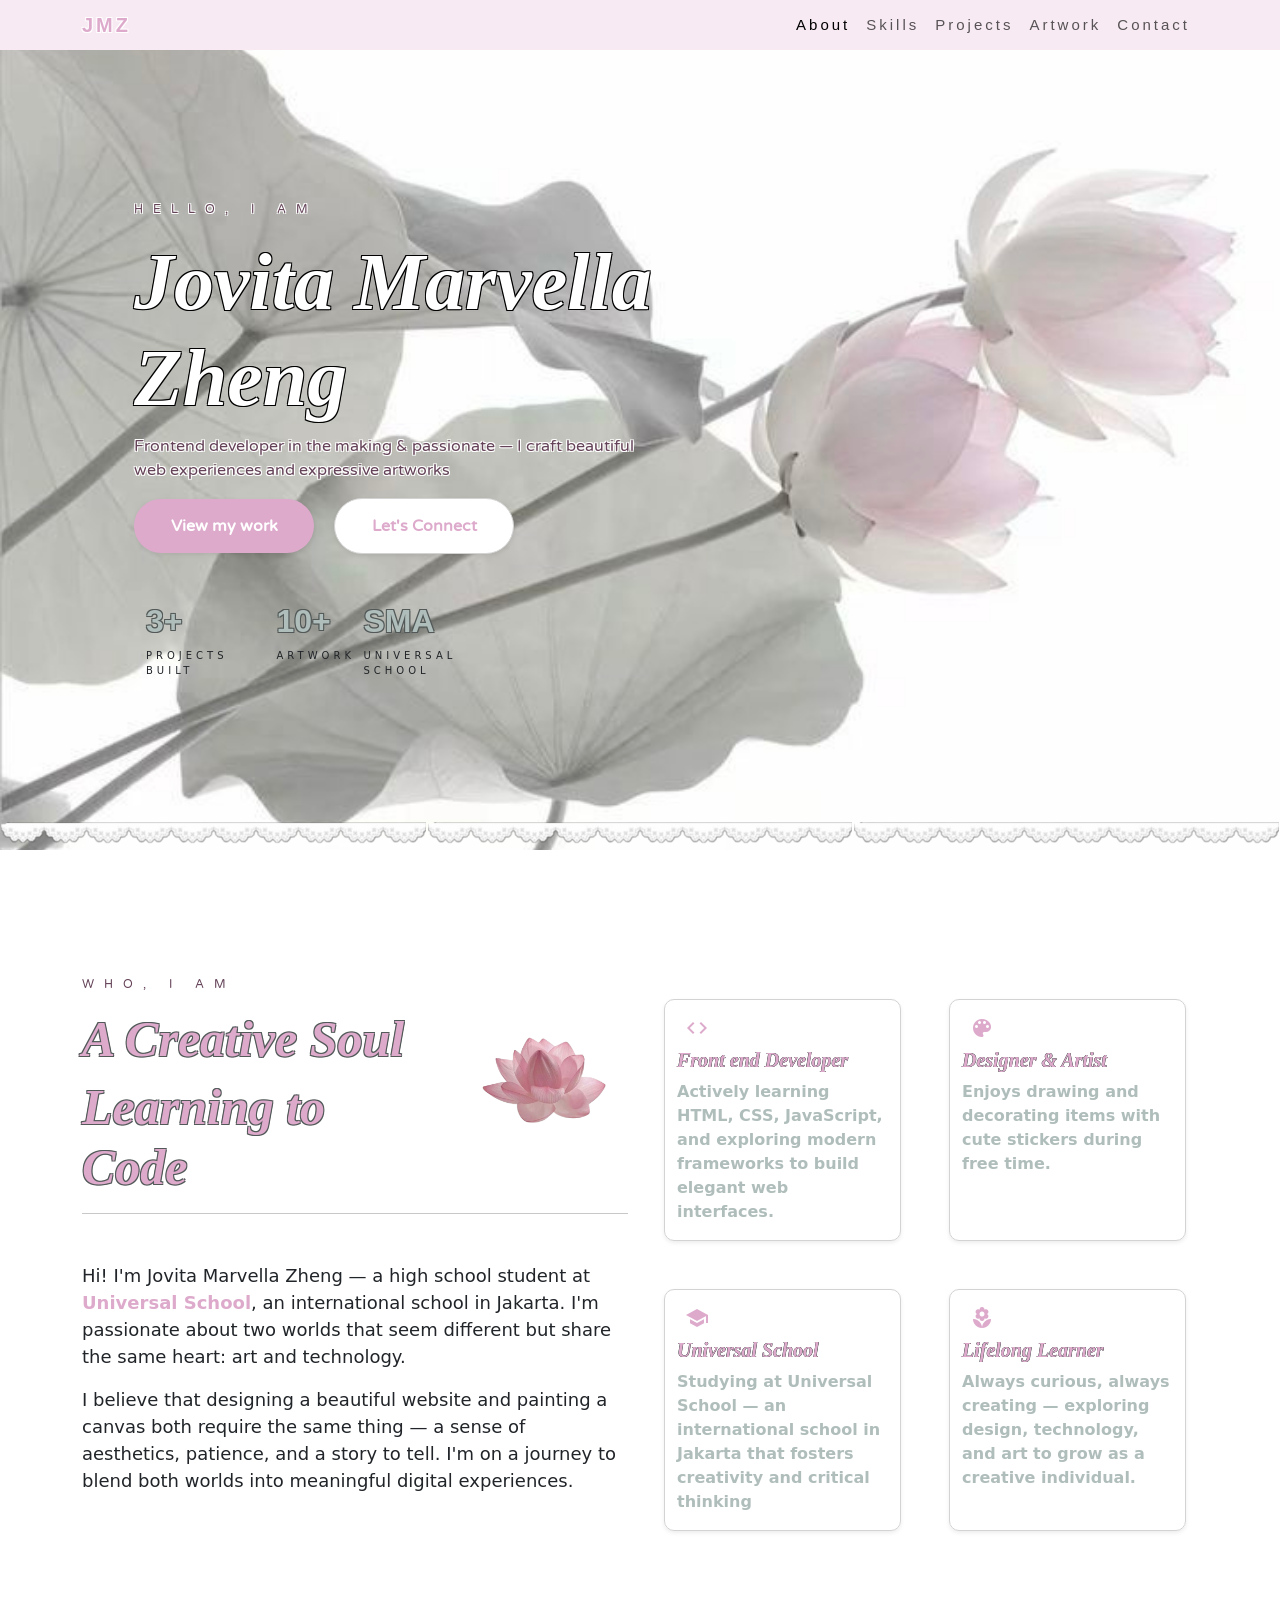
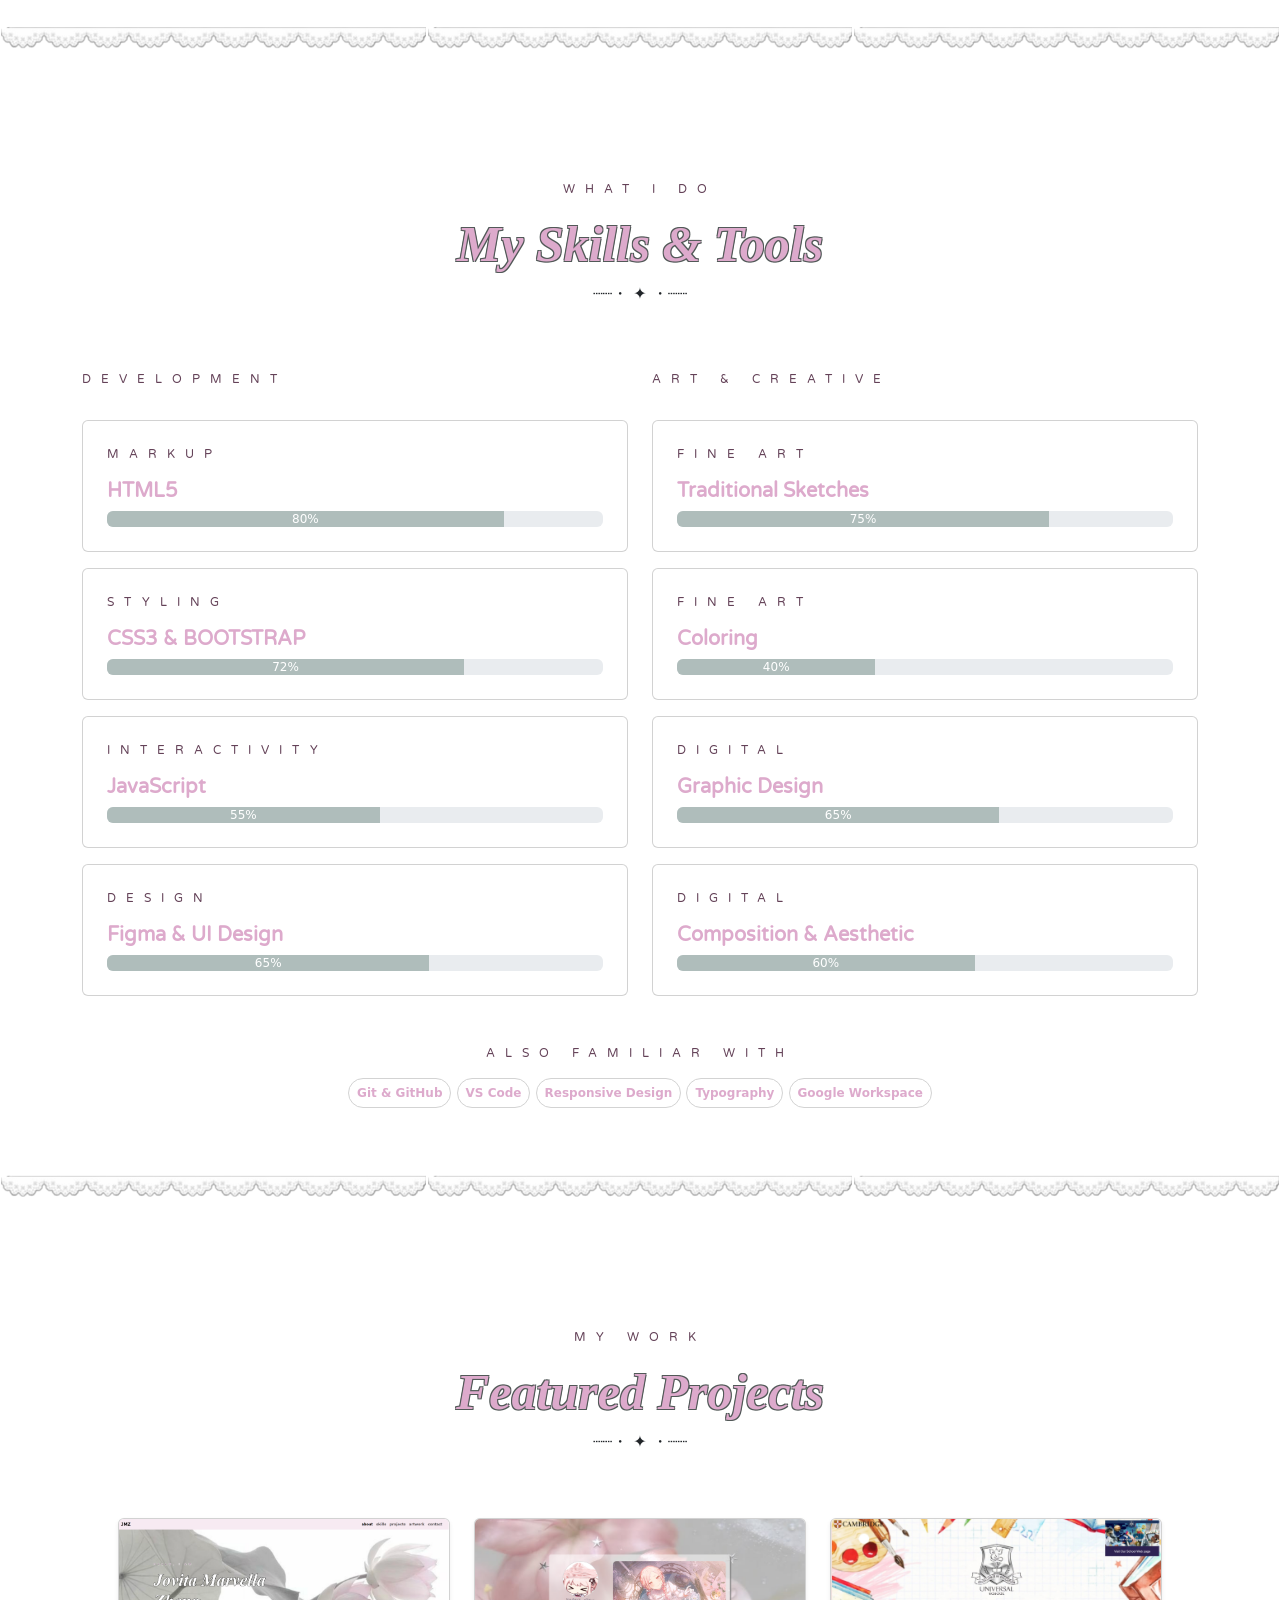
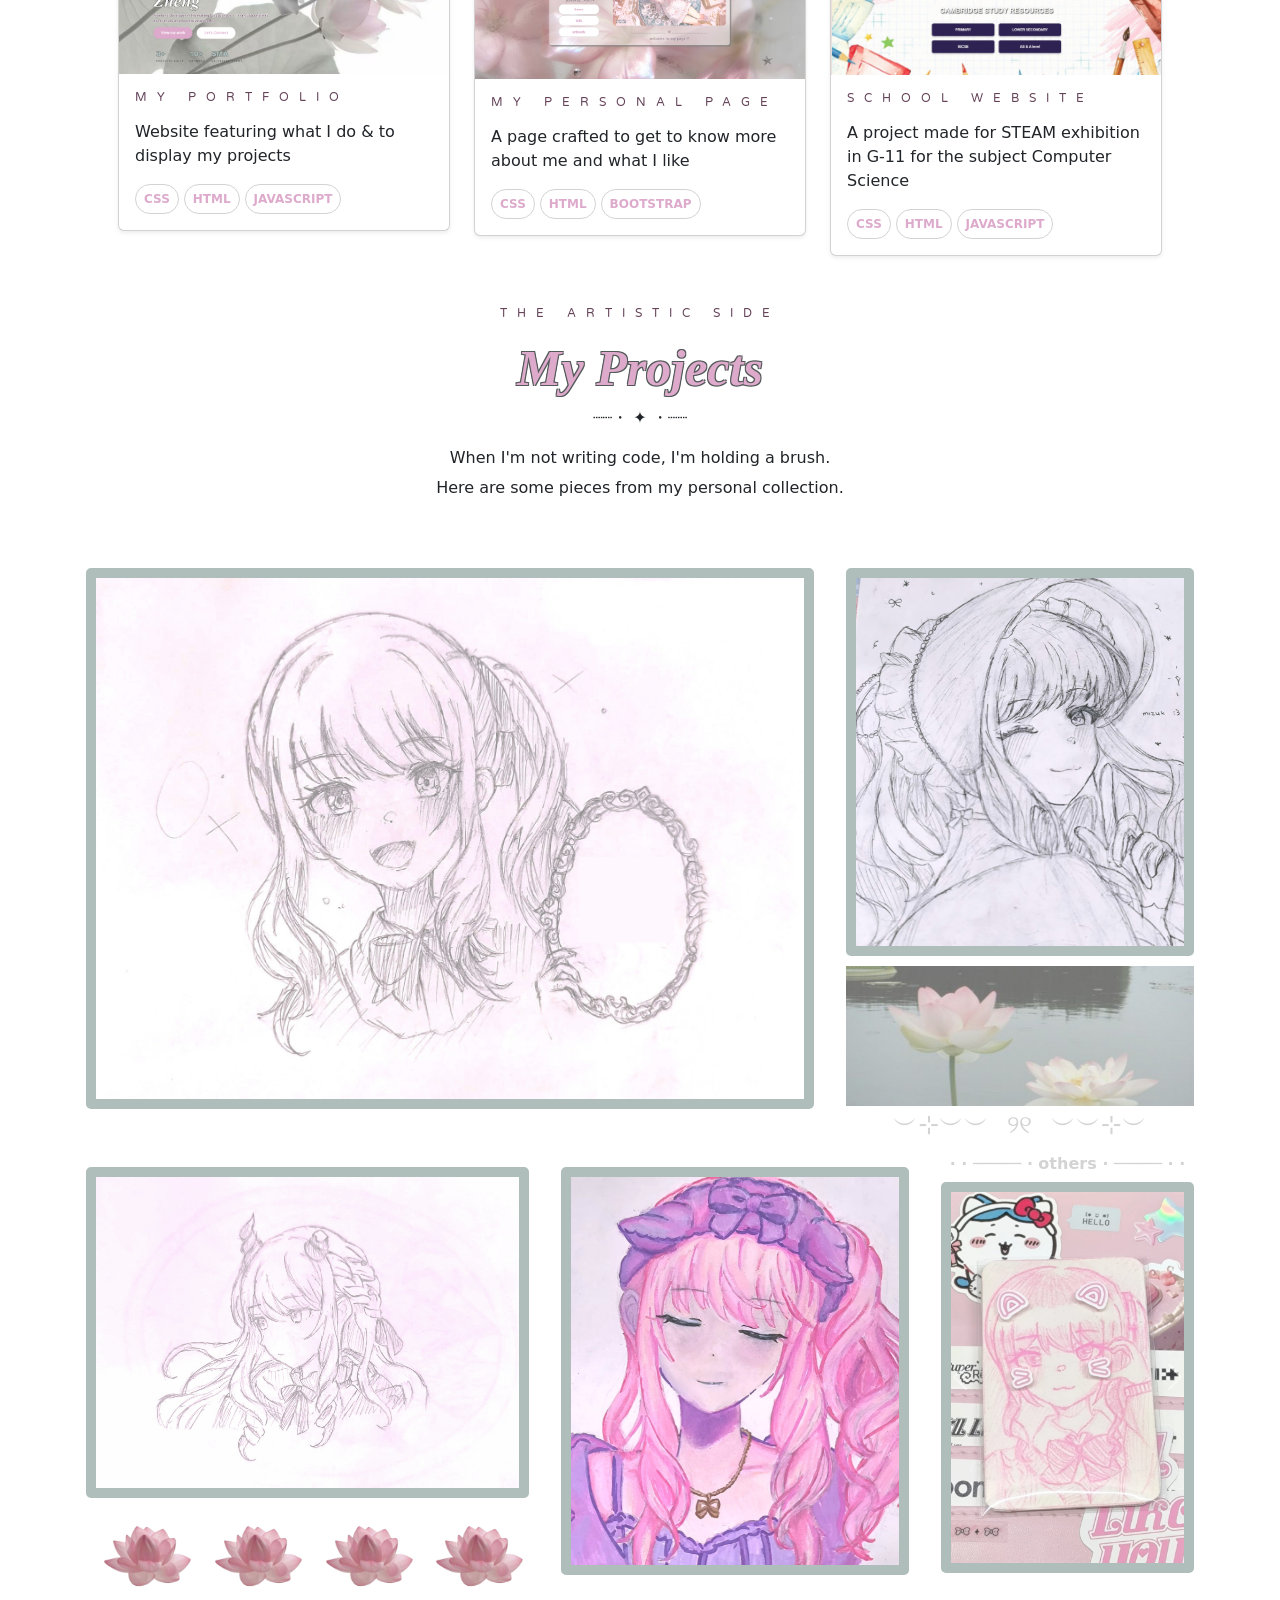
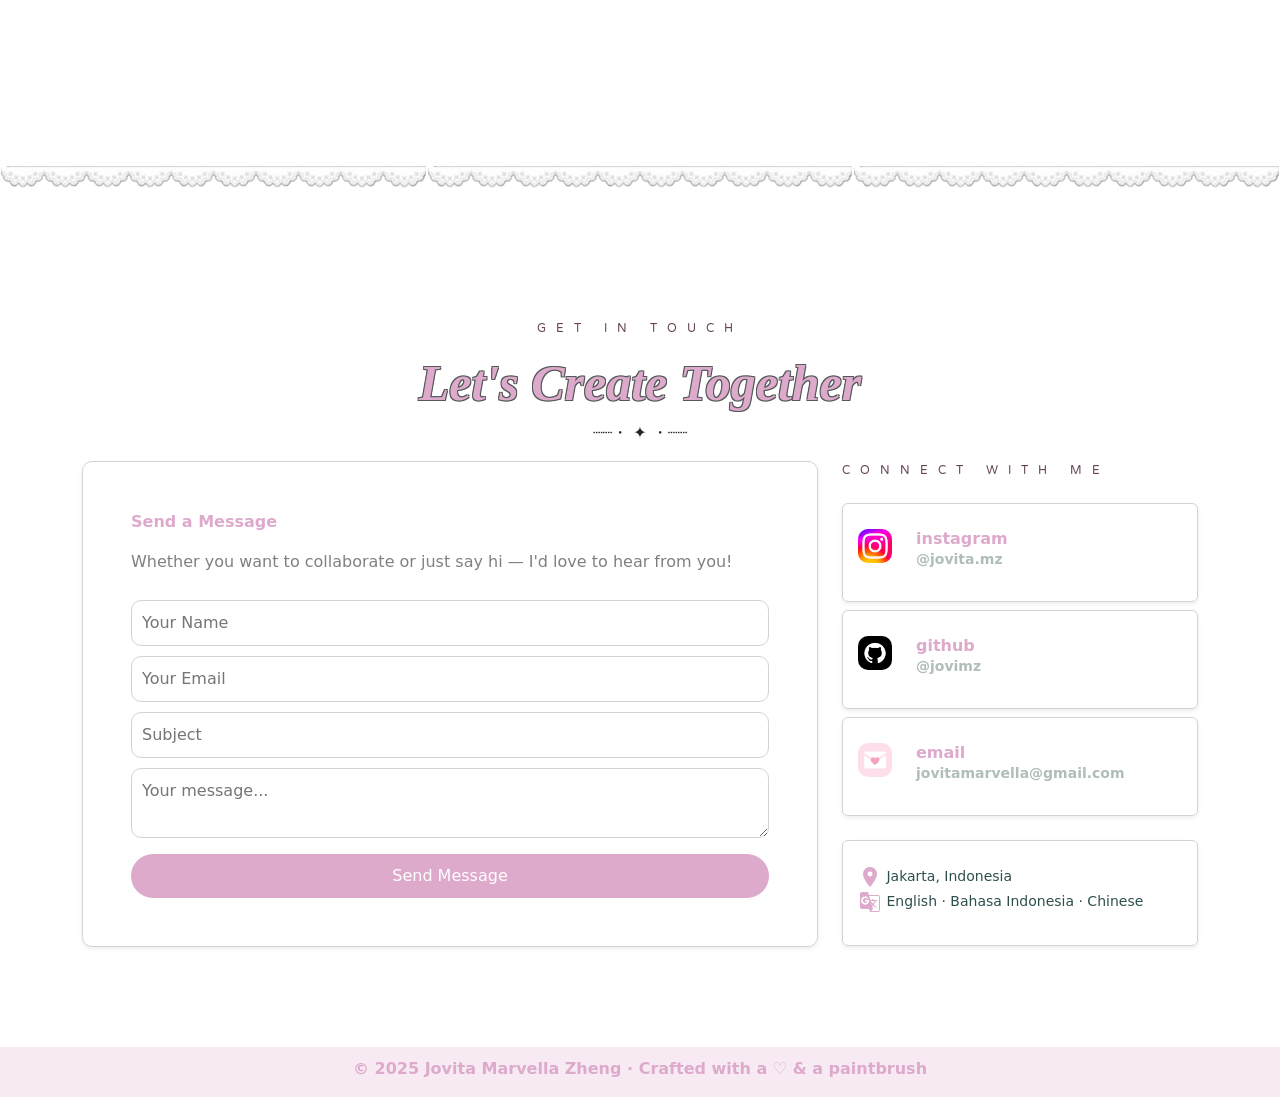
<file: index.html>
<html>
  <head>
    <title>jmz</title>
    <meta name="viewport" content="width=device-width, initial-scale=1" />
    <link
      href="https://cdn.jsdelivr.net/npm/bootstrap@5.3.8/dist/css/bootstrap.min.css"
      rel="stylesheet"
      integrity="sha384-sRIl4kxILFvY47J16cr9ZwB07vP4J8+LH7qKQnuqkuIAvNWLzeN8tE5YBujZqJLB"
      crossorigin="anonymous"
    />
    <link href="style.css" rel="stylesheet" />
    <meta charset="UTF-8" />
    <link
      href="https://fonts.googleapis.com/icon?family=Material+Icons"
      rel="stylesheet"
    />
    <link rel="preconnect" href="https://fonts.googleapis.com" />
    <link rel="preconnect" href="https://fonts.gstatic.com" crossorigin />
    <link
      href="https://fonts.googleapis.com/css2?family=Varela+Round&display=swap"
      rel="stylesheet"
    />
  </head>
  <body>
    <div>
      <nav class="navbar navbar-expand-lg bg-body-tertiary z-3">
        <div class="container">
          <a class="navbar-brand nav-logo" href="#">JMZ</a>
          <button
            class="navbar-toggler"
            type="button"
            data-bs-toggle="collapse"
            data-bs-target="#navbarNav"
            aria-controls="navbarNav"
            aria-expanded="false"
            aria-label="Toggle navigation"
          >
            <span class="navbar-toggler-icon"></span>
          </button>
          <div
            class="collapse navbar-collapse"
            id="navbarNav"
            style="justify-content: right"
          >
            <ul class="navbar-nav">
              <li class="nav-item">
                <a class="nav-link active" aria-current="page" href="#about"
                  >About</a
                >
              </li>
              <li class="nav-item">
                <a class="nav-link" href="#skills">Skills</a>
              </li>
              <li class="nav-item">
                <a class="nav-link" href="#projects">Projects</a>
              </li>
              <li class="nav-item">
                <a class="nav-link" href="#artwork">Artwork</a>
              </li>
              <li class="nav-item">
                <a class="nav-link" href="#contact">Contact</a>
              </li>
            </ul>
          </div>
        </div>
      </nav>
      <!-- homepage -->
      <div class="intro">
        <div class="container">
          <div class="row">
            <div class="col-6">
              <div class="container container-intro">
                <p
                  class="intro-p"
                  style="letter-spacing: 10px; font-size: 12px"
                >
                  HELLO, I AM
                </p>
                <h1 class="intro-h1">Jovita Marvella Zheng</h1>
                <p class="intro-p">
                  Frontend developer in the making & passionate — I craft
                  beautiful web experiences and expressive artworks
                </p>
                <button
                  class="button-intro shadow-sm"
                  style="background-color: #ddaacc; color: white; border: none"
                >
                  View my work
                </button>
                <button
                  class="button-intro shadow-sm"
                  style="
                    background-color: white;
                    color: #ddaacc;
                    border: 0.5px solid lightgray;
                    margin-left: 15px;
                  "
                >
                  Let's Connect
                </button>
                <div class="container">
                  <div class="row mt-5" style="text-align: left">
                    <div class="col-3">
                      <h2 class="intro-h2">3+</h2>
                      <p class="p-intro-2">PROJECTS BUILT</p>
                    </div>
                    <div class="col-2">
                      <h2 class="intro-h2">10+</h2>
                      <p class="p-intro-2">ARTWORK</p>
                    </div>
                    <div class="col-4">
                      <h2 class="intro-h2">SMA</h2>
                      <p class="p-intro-2">UNIVERSAL SCHOOL</p>
                    </div>
                  </div>
                </div>
              </div>
            </div>
            <div class="col-6"></div>
          </div>
        </div>
      </div>
      <!-- about me -->
      <div class="banner" id="about">
        <div class="row">
          <div class="col-12">
            <table>
              <tr>
                <td><img src="img/banner1.png" width="100%" /></td>
                <td><img src="img/banner1.png" width="100%" /></td>
                <td><img src="img/banner1.png" width="100%" /></td>
              </tr>
            </table>
          </div>
        </div>
      </div>
        <div class="about">
        <div class="container" style="margin-bottom: 100px">
          <div class="row">
            <div class="col-6">
              <p class="intro-p" style="letter-spacing: 10px; font-size: 12px">
                WHO, I AM
              </p>
              <div class="row">
                <div class="col-8">
                  <h2 class="head-2">A Creative Soul</h2>
                  <h2 class="head-2">Learning to Code</h2>
                </div>
                <div class="col-4">
                  <div class="container">
                    <img src="img/flower1.png" width="100%" />
                  </div>
                </div>
              </div>
              <hr class="mt-2" />
              <div class="mt-5">
                <p class="p-info">
                  Hi! I'm Jovita Marvella Zheng — a high school student at
                  <b style="color: #ddaacc">Universal School</b>, an
                  international school in Jakarta. I'm passionate about two
                  worlds that seem different but share the same heart: art and
                  technology.
                </p>

                <p class="p-info">
                  I believe that designing a beautiful website and painting a
                  canvas both require the same thing — a sense of aesthetics,
                  patience, and a story to tell. I'm on a journey to blend both
                  worlds into meaningful digital experiences.
                </p>
              </div>
            </div>
            <div class="col-6">
              <div class="row">
                <div class="col-6 p-4">
                  <div class="container c-about shadow-sm">
                    <div class="container p-2 mt-2">
                      <i class="material-icons">code_xml</i>
                    </div>
                    <h5 class="h5-info">Front end Developer</h5>
                    <p class="p-about">
                      Actively learning HTML, CSS, JavaScript, and exploring
                      modern frameworks to build elegant web interfaces.
                    </p>
                  </div>
                </div>
                <div class="col-6 p-4">
                  <div class="container c-about shadow-sm">
                    <div class="container p-2 mt-2">
                      <i class="material-icons">palette</i>
                    </div>
                    <h5 class="h5-info">Designer & Artist</h5>
                    <p class="p-about">
                      Enjoys drawing and decorating items with cute stickers
                      during free time.
                    </p>
                  </div>
                </div>
              </div>
              <div class="row">
                <div class="col-6 p-4">
                  <div class="container c-about shadow-sm">
                    <div class="container p-2 mt-2">
                      <i class="material-icons">school</i>
                    </div>
                    <h5 class="h5-info">Universal School</h5>
                    <p class="p-about">
                      Studying at Universal School — an international school in
                      Jakarta that fosters creativity and critical thinking
                    </p>
                  </div>
                </div>
                <div class="col-6 p-4">
                  <div class="container c-about shadow-sm">
                    <div class="container p-2 mt-2">
                      <i class="material-icons">local_florist</i>
                    </div>
                    <h5 class="h5-info">Lifelong Learner</h5>
                    <p class="p-about">
                      Always curious, always creating — exploring design,
                      technology, and art to grow as a creative individual.
                    </p>
                  </div>
                </div>
              </div>
            </div>
          </div>
        </div>
      </div>
      <!-- skills -->
      <div>
        <div class="banner" id="skills">
          <div class="row">
            <div class="col-12">
              <table>
                <tr>
                  <td><img src="img/banner1.png" width="100%" /></td>
                  <td><img src="img/banner1.png" width="100%" /></td>
                  <td><img src="img/banner1.png" width="100%" /></td>
                </tr>
              </table>
            </div>
          </div>
        </div>
        <div class="container">
          <div class="row">
            <div class="col-12 text-center">
              <p class="intro-p" style="letter-spacing: 10px; font-size: 12px">
                WHAT I DO
              </p>

              <h2 class="head-2">My Skills & Tools</h2>
              <p>┈┈・ ✦ ・┈┈</p>
            </div>
          </div>
          <div class="mt-5">
            <div class="row">
              <div class="col-6">
                <p
                  class="intro-p"
                  style="letter-spacing: 10px; font-size: 12px"
                >
                  DEVELOPMENT
                </p>
              </div>
              <div class="col-6">
                <p
                  class="intro-p"
                  style="letter-spacing: 10px; font-size: 12px"
                >
                  ART & CREATIVE
                </p>
              </div>
            </div>
            <div class="row mt-3" style="text-align: left">
              <div class="col-6">
                <div class="card p-2">
                  <div class="card-body">
                    <p
                      class="intro-p"
                      style="letter-spacing: 10px; font-size: 12px"
                    >
                      MARKUP
                    </p>
                    <h5 class="skill-h5">HTML5</h5>
                    <div
                      class="progress"
                      role="progressbar"
                      aria-label="Basic example"
                      aria-valuenow="80"
                      aria-valuemin="0"
                      aria-valuemax="100"
                    >
                      <div class="progress-bar" style="width: 80%">80%</div>
                    </div>
                  </div>
                </div>
              </div>
              <div class="col-6">
                <div class="card p-2">
                  <div class="card-body">
                    <p
                      class="intro-p"
                      style="letter-spacing: 10px; font-size: 12px"
                    >
                      FINE ART
                    </p>
                    <h5 class="skill-h5">Traditional Sketches</h5>
                    <div
                      class="progress"
                      role="progressbar"
                      aria-label="Basic example"
                      aria-valuenow="75"
                      aria-valuemin="0"
                      aria-valuemax="100"
                    >
                      <div class="progress-bar" style="width: 75%">75%</div>
                    </div>
                  </div>
                </div>
              </div>
            </div>
            <div class="row mt-3" style="text-align: left">
              <div class="col-6">
                <div class="card p-2">
                  <div class="card-body">
                    <p
                      class="intro-p"
                      style="letter-spacing: 10px; font-size: 12px"
                    >
                      STYLING
                    </p>
                    <h5 class="skill-h5">CSS3 & BOOTSTRAP</h5>
                    <div
                      class="progress"
                      role="progressbar"
                      aria-label="Basic example"
                      aria-valuenow="72"
                      aria-valuemin="0"
                      aria-valuemax="100"
                    >
                      <div class="progress-bar" style="width: 72%">72%</div>
                    </div>
                  </div>
                </div>
              </div>
              <div class="col-6">
                <div class="card p-2">
                  <div class="card-body">
                    <p
                      class="intro-p"
                      style="letter-spacing: 10px; font-size: 12px"
                    >
                      FINE ART
                    </p>
                    <h5 class="skill-h5">Coloring</h5>
                    <div
                      class="progress"
                      role="progressbar"
                      aria-label="Basic example"
                      aria-valuenow="40"
                      aria-valuemin="0"
                      aria-valuemax="100"
                    >
                      <div class="progress-bar" style="width: 40%">40%</div>
                    </div>
                  </div>
                </div>
              </div>
            </div>
            <div class="row mt-3" style="text-align: left">
              <div class="col-6">
                <div class="card p-2">
                  <div class="card-body">
                    <p
                      class="intro-p"
                      style="letter-spacing: 10px; font-size: 12px"
                    >
                      INTERACTIVITY
                    </p>
                    <h5 class="skill-h5">JavaScript</h5>
                    <div
                      class="progress"
                      role="progressbar"
                      aria-label="Basic example"
                      aria-valuenow="55"
                      aria-valuemin="0"
                      aria-valuemax="100"
                    >
                      <div class="progress-bar" style="width: 55%">55%</div>
                    </div>
                  </div>
                </div>
              </div>
              <div class="col-6">
                <div class="card p-2">
                  <div class="card-body">
                    <p
                      class="intro-p"
                      style="letter-spacing: 10px; font-size: 12px"
                    >
                      DIGITAL
                    </p>
                    <h5 class="skill-h5">Graphic Design</h5>
                    <div
                      class="progress"
                      role="progressbar"
                      aria-label="Basic example"
                      aria-valuenow="65"
                      aria-valuemin="0"
                      aria-valuemax="100"
                    >
                      <div class="progress-bar" style="width: 65%">65%</div>
                    </div>
                  </div>
                </div>
              </div>
            </div>
            <div class="row mt-3" style="text-align: left">
              <div class="col-6">
                <div class="card p-2">
                  <div class="card-body">
                    <p
                      class="intro-p"
                      style="letter-spacing: 10px; font-size: 12px"
                    >
                      DESIGN
                    </p>
                    <h5 class="skill-h5">Figma & UI Design</h5>
                    <div
                      class="progress"
                      role="progressbar"
                      aria-label="Basic example"
                      aria-valuenow="65"
                      aria-valuemin="0"
                      aria-valuemax="100"
                    >
                      <div class="progress-bar" style="width: 65%">65%</div>
                    </div>
                  </div>
                </div>
              </div>
              <div class="col-6">
                <div class="card p-2">
                  <div class="card-body">
                    <p
                      class="intro-p"
                      style="letter-spacing: 10px; font-size: 12px"
                    >
                      DIGITAL
                    </p>
                    <h5 class="skill-h5">Composition & Aesthetic</h5>
                    <div
                      class="progress"
                      role="progressbar"
                      aria-label="Basic example"
                      aria-valuenow="60"
                      aria-valuemin="0"
                      aria-valuemax="100"
                    >
                      <div class="progress-bar" style="width: 60%">60%</div>
                    </div>
                  </div>
                </div>
              </div>
            </div>
          </div>
        </div>
      </div>
      <div class="container mt-5 text-center">
        <p class="intro-p" style="letter-spacing: 10px; font-size: 12px">
          ALSO FAMILIAR WITH
        </p>
        <div>
          <span class="badge rounded-pill about-badge p-2"> Git & GitHub</span>
          <span class="badge rounded-pill about-badge p-2">VS Code</span>
          <span class="badge rounded-pill about-badge p-2"
            >Responsive Design</span
          >
          <span class="badge rounded-pill about-badge p-2">Typography</span>
          <span class="badge rounded-pill about-badge p-2"
            >Google Workspace</span
          >
        </div>
      </div>
      <!-- projects -->
      <div class="mt-5 pt-5">
        <div class="banner" id="projects">
          <div class="row">
            <div class="col-12">
              <table>
                <tr>
                  <td><img src="img/banner1.png" width="100%" /></td>
                  <td><img src="img/banner1.png" width="100%" /></td>
                  <td><img src="img/banner1.png" width="100%" /></td>
                </tr>
              </table>
            </div>
          </div>
        </div>
        <div class="row">
          <div class="col-12 text-center">
            <p class="intro-p" style="letter-spacing: 10px; font-size: 12px">
              MY WORK
            </p>

            <h2 class="head-2">Featured Projects</h2>
            <p>┈┈・ ✦ ・┈┈</p>
          </div>
        </div>
        <div class="container p-5">
          <div class="row">
            <div class="col-4">
              <div class="card shadow-sm">
                <img src="img/myportfolio.png" class="card-img-top" alt="..." />
                <div class="card-body">
                  <h5 class="card-title">
                    <p
                      class="intro-p"
                      style="letter-spacing: 10px; font-size: 12px"
                    >
                      MY PORTFOLIO
                    </p>
                  </h5>
                  <p class="card-text">
                    Website featuring what I do & to display my projects
                  </p>
                  <span class="badge rounded-pill about-badge p-2"> CSS</span
                  ><span
                    class="badge rounded-pill about-badge p-2"
                    style="margin-left: 5px"
                  >
                    HTML</span
                  ><span
                    class="badge rounded-pill about-badge p-2"
                    style="margin-left: 5px"
                  >
                    JAVASCRIPT</span
                  >
                </div>
              </div>
            </div>
            <div class="col-4">
              <div class="card shadow-sm">
                <img src="img/mypage.png" class="card-img-top" alt="..." />
                <div class="card-body">
                  <h5 class="card-title">
                    <p
                      class="intro-p"
                      style="letter-spacing: 10px; font-size: 12px"
                    >
                      MY PERSONAL PAGE
                    </p>
                  </h5>
                  <p class="card-text">
                    A page crafted to get to know more about me and what I like
                  </p>
                  <span class="badge rounded-pill about-badge p-2"> CSS</span
                  ><span
                    class="badge rounded-pill about-badge p-2"
                    style="margin-left: 5px"
                  >
                    HTML</span
                  ><span
                    class="badge rounded-pill about-badge p-2"
                    style="margin-left: 5px"
                  >
                    BOOTSTRAP</span
                  >
                </div>
              </div>
            </div>
            <div class="col-4">
              <div class="card shadow-sm">
                <img
                  src="img/schoolwebsite.jfif"
                  class="card-img-top"
                  alt="..."
                />
                <div class="card-body">
                  <h5 class="card-title">
                    <p
                      class="intro-p"
                      style="letter-spacing: 10px; font-size: 12px"
                    >
                      SCHOOL WEBSITE
                    </p>
                  </h5>
                  <p class="card-text">
                    A project made for STEAM exhibition in G-11 for the subject
                    Computer Science
                  </p>
                  <span class="badge rounded-pill about-badge p-2"> CSS</span
                  ><span
                    class="badge rounded-pill about-badge p-2"
                    style="margin-left: 5px"
                  >
                    HTML</span
                  ><span
                    class="badge rounded-pill about-badge p-2"
                    style="margin-left: 5px"
                  >
                    JAVASCRIPT</span
                  >
                </div>
              </div>
            </div>
          </div>
        </div>
        <div class="row">
          <div class="col-12 text-center"id="artwork">
            <p class="intro-p" style="letter-spacing: 10px; font-size: 12px" >
              THE ARTISTIC SIDE
            </p>

            <h2 class="head-2">My Projects</h2>
            <p>┈┈・ ✦ ・┈┈</p>
            <p>When I'm not writing code, I'm holding a brush.</p>
            <p style="margin-top: -10px">
              Here are some pieces from my personal collection.
            </p>
          </div>
        </div>
        <div class="container">
          <div class="row">
            <div class="col-8 p-1">
              <div class="container pt-5">
                <img class="artwork" src="img/art2.png" width="100%" />
              </div>
            </div>
            <div class="col-4 p-1 text-center">
              <div class="container pt-5">
                <img class="artwork" src="img/art4.png" width="100%" />
                <img
                  src="img/banner2.jpg"
                  width="100%"
                  height="140px"
                  style="margin-top: 10px"
                />
                <p style="color: lightgray; font-size: 25px">
                  ︶⊹︶︶⠀୨୧⠀︶︶⊹︶
                </p>
              </div>
            </div>
          </div>
        </div>
        <div class="container">
          <div class="row">
            <div class="col-5 p-1">
              <div class="container">
                <img src="img/art3.png" class="artwork" width="100%" />
                <div class="container">
                  <div class="row mt-2">
                    <div class="col-3">
                      <img src="img/flower1.png" height="100px" />
                    </div>
                    <div class="col-3">
                      <img src="img/flower1.png" height="100px" />
                    </div>
                    <div class="col-3">
                      <img src="img/flower1.png" height="100px" />
                    </div>
                    <div class="col-3">
                      <img src="img/flower1.png" height="100px" />
                    </div>
                  </div>
                </div>
              </div>
            </div>
            <div class="col-4 p-1">
              <div class="container">
                <img src="img/art1.png" class="artwork" width="100%" />
              </div>
            </div>
            <div class="col-3 p-1" style="margin-top: -15px">
              <p style="color: lightgray; text-align: center; font-weight: 700">
                · · ───── ⋅ others ⋅ ───── · ·
              </p>
              <div class="container" style="margin-top: -10px">
                <div id="carouselExample" class="carousel slide">
                  <div class="carousel-inner">
                    <div class="carousel-item active">
                      <img
                        src="img/ig (4).png"
                        class="d-block w-100 artwork"
                        alt="..."
                      />
                    </div>
                    <div class="carousel-item">
                      <img
                        src="img/ig (1).png"
                        class="d-block w-100 artwork"
                        alt="..."
                      />
                    </div>
                    <div class="carousel-item">
                      <img
                        src="img/ig (2).png"
                        class="d-block w-100 artwork"
                        alt="..."
                      />
                    </div>
                    <div class="carousel-item">
                      <img
                        src="img/ig (3).png"
                        class="d-block w-100 artwork"
                        alt="..."
                      />
                    </div>
                    <div class="carousel-item">
                      <img
                        src="img/ig (5).png"
                        class="d-block w-100 artwork"
                        alt="..."
                      />
                    </div>
                    <div class="carousel-item">
                      <img
                        src="img/ig (6).png"
                        class="d-block w-100 artwork"
                        alt="..."
                      />
                    </div>
                    <div class="carousel-item">
                      <img
                        src="img/ig (7).png"
                        class="d-block w-100 artwork"
                        alt="..."
                      />
                    </div>
                    <div class="carousel-item">
                      <img
                        src="img/ig (8).png"
                        class="d-block w-100 artwork"
                        alt="..."
                      />
                    </div>
                  </div>
                  <button
                    class="carousel-control-prev"
                    type="button"
                    data-bs-target="#carouselExample"
                    data-bs-slide="prev"
                  >
                    <span
                      class="carousel-control-prev-icon"
                      aria-hidden="true"
                    ></span>
                    <span class="visually-hidden">Previous</span>
                  </button>
                  <button
                    class="carousel-control-next"
                    type="button"
                    data-bs-target="#carouselExample"
                    data-bs-slide="next"
                  >
                    <span
                      class="carousel-control-next-icon"
                      aria-hidden="true"
                    ></span>
                    <span class="visually-hidden">Next</span>
                  </button>
                </div>
              </div>
            </div>
          </div>
        </div>
      </div>
      <!-- contact -->
      <div class="banner mt-4" id="contact">
        <div class="row">
          <div class="col-12">
            <table>
              <tr>
                <td><img src="img/banner1.png" width="100%" /></td>
                <td><img src="img/banner1.png" width="100%" /></td>
                <td><img src="img/banner1.png" width="100%" /></td>
              </tr>
            </table>
          </div>
        </div>
      </div>
      <div class="row">
        <div class="col-12 text-center">
          <p class="intro-p" style="letter-spacing: 10px; font-size: 12px">
            GET IN TOUCH
          </p>

          <h2 class="head-2">Let's Create Together</h2>
          <p>┈┈・ ✦ ・┈┈</p>
        </div>
      </div>
      <div class="container">
        <div class="row">
          <div class="col-8">
            <div class="container p-5 c-contact shadow-sm">
              <p style="color: #ddaacc; font-weight: 900">Send a Message</p>
              <p style="color: gray">
                Whether you want to collaborate or just say hi — I'd love to
                hear from you!
              </p>
              <form>
                <div class="row">
                  <div class="col-12">
                    <input type="name" placeholder="Your Name" />
                  </div>
                </div>
                <div class="row">
                  <div class="col-12">
                    <input type="email" placeholder="Your Email" />
                  </div>
                </div>
                <div class="row">
                  <div class="col-12">
                    <input type="text" placeholder="Subject" />
                  </div>
                </div>
                <div class="row">
                  <div class="col-12">
                    <textarea placeholder="Your message..."></textarea>
                  </div>
                </div>
              </form>
              <button class="send-message">Send Message</button>
            </div>
          </div>
          <div class="col-4">
            <p class="intro-p" style="letter-spacing: 10px; font-size: 12px">
              CONNECT WITH ME
            </p>
            <div>
              <a href="https://www.instagram.com/jovita.mz/">
                <button type="button" class="btn btn-socials shadow-sm mt-2">
                  <div class="row">
                    <div class="col-2">
                      <img class="social-icons" src="img/instagram icon.jpg" />
                    </div>
                    <div class="col-10 mt-2">
                      <p class="social-head">instagram</p>
                      <p class="social-p">@jovita.mz</p>
                    </div>
                  </div>
                </button></a
              >
              <a href="https://github.com/jovimz">
                <button type="button" class="btn btn-socials shadow-sm mt-2">
                  <div class="row">
                    <div class="col-2">
                      <img class="social-icons" src="img/github.jpg" />
                    </div>
                    <div class="col-10 mt-2">
                      <p class="social-head">github</p>
                      <p class="social-p">@jovimz</p>
                    </div>
                  </div>
                </button></a
              >
              <button type="button" class="btn btn-socials shadow-sm mt-2">
                <div class="row">
                  <div class="col-2">
                    <img class="social-icons" src="img/email.jpg" />
                  </div>
                  <div class="col-10 mt-2">
                    <p class="social-head">email</p>
                    <p class="social-p">jovitamarvella@gmail.com</p>
                  </div>
                </div>
              </button>
              <button type="button" class="btn btn-socials shadow-sm mt-4 pt-4">
                <p class="contact-p">
                  <i class="material-icons">location_on</i>
                  <span> Jakarta, Indonesia </span>
                </p>
                <p class="contact-p" style="margin-top: -15px">
                  <i class="material-icons">g_translate</i>
                  <span> English · Bahasa Indonesia · Chinese </span>
                </p>
              </button>
            </div>
          </div>
        </div>
      </div>
      <!-- footer -->
      <div
        style="
          width: 100%;
          color: white;
          background-color: #f7eaf2;
          height: 50px;
          margin-top: 100px;
          text-align: center;
        "
      >
        <p style="color: #ddaacc; font-weight: 700; padding: 10px">
          © 2025 Jovita Marvella Zheng · Crafted with a ♡ & a paintbrush
        </p>
      </div>
    </div>
    <script
      src="https://cdn.jsdelivr.net/npm/bootstrap@5.3.8/dist/js/bootstrap.bundle.min.js"
      integrity="sha384-FKyoEForCGlyvwx9Hj09JcYn3nv7wiPVlz7YYwJrWVcXK/BmnVDxM+D2scQbITxI"
      crossorigin="anonymous"
    ></script>
  </body>
</html>
</file>
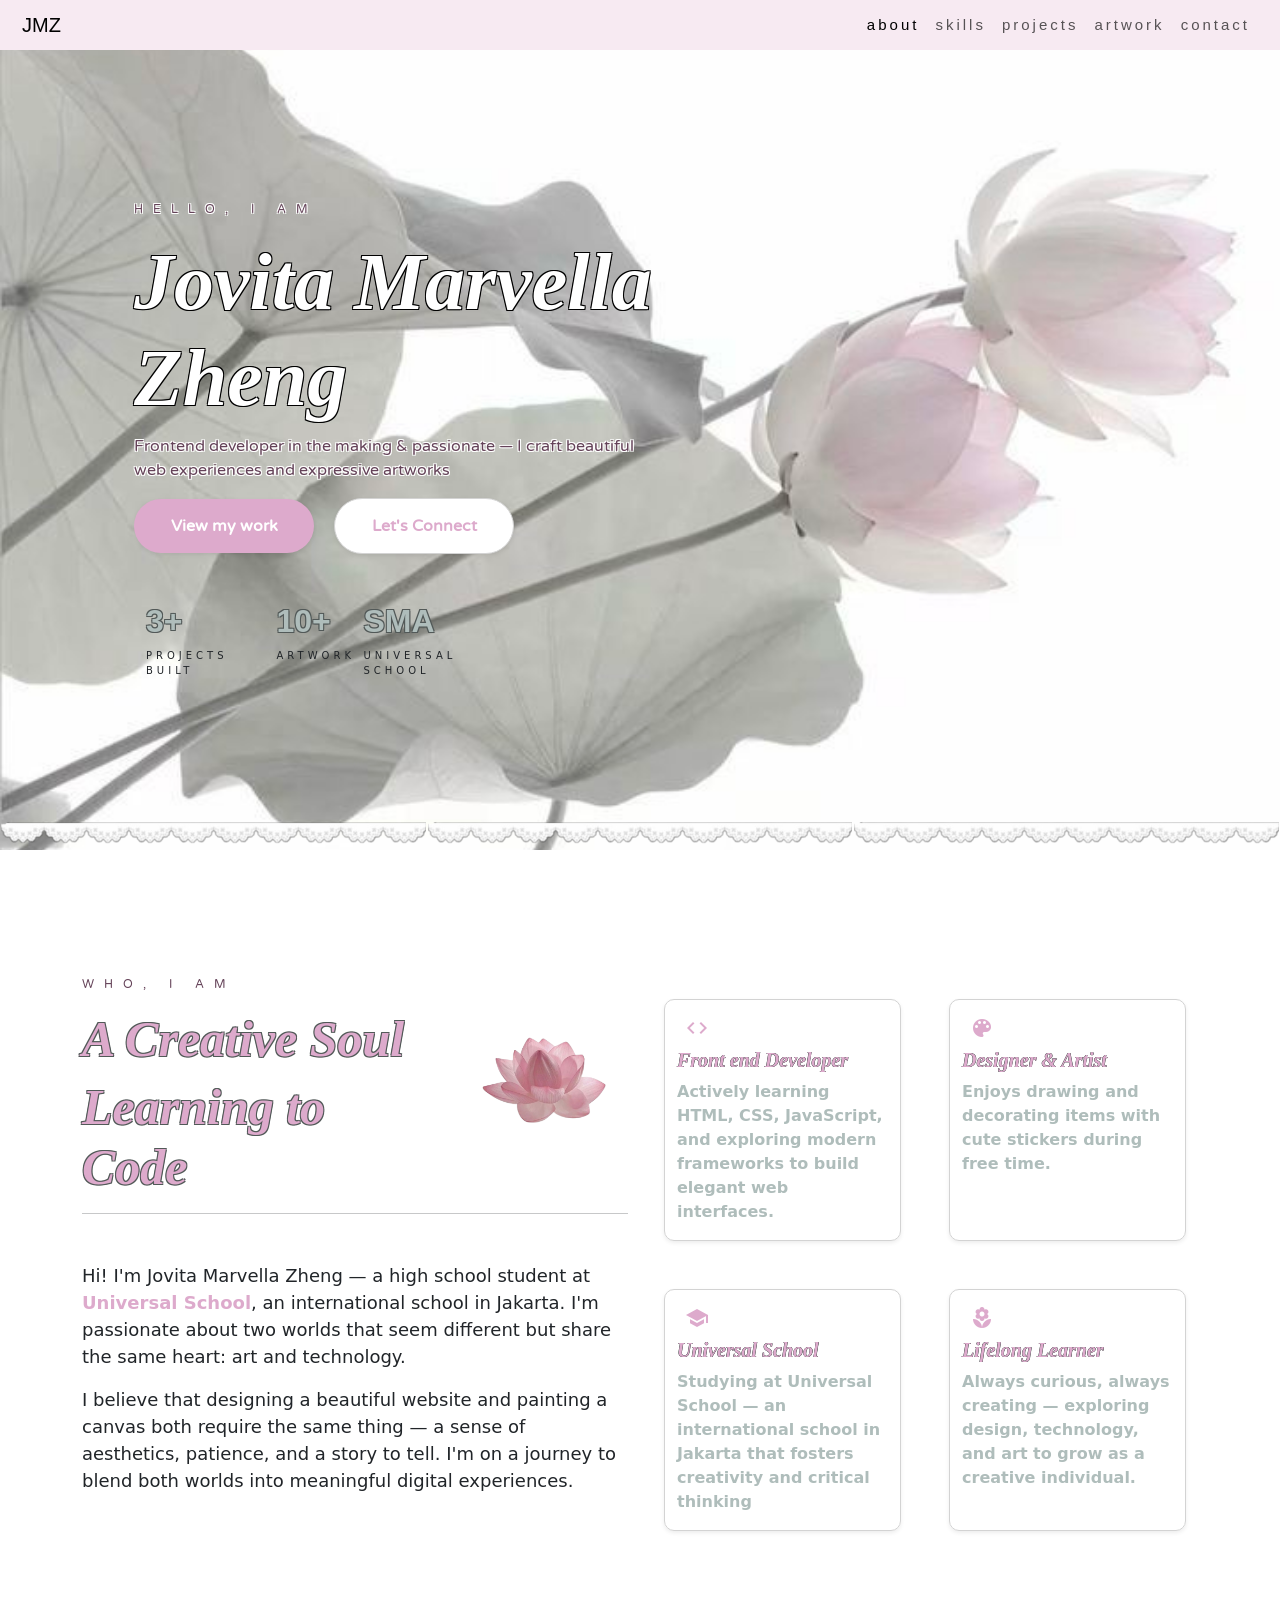
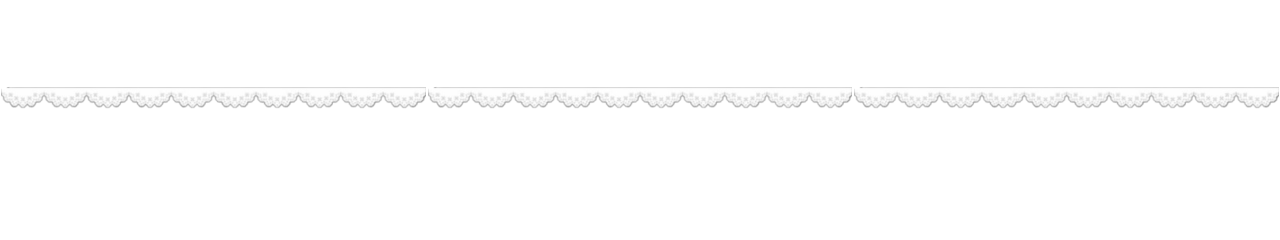
<file: home.html>
<html>
  <head>
    <title>jmz</title>
    <meta name="viewport" content="width=device-width, initial-scale=1" />
    <link
      href="https://cdn.jsdelivr.net/npm/bootstrap@5.3.8/dist/css/bootstrap.min.css"
      rel="stylesheet"
      integrity="sha384-sRIl4kxILFvY47J16cr9ZwB07vP4J8+LH7qKQnuqkuIAvNWLzeN8tE5YBujZqJLB"
      crossorigin="anonymous"
    />
    <link href="style.css" rel="stylesheet" />
    <meta charset="UTF-8" />
    <link
      href="https://fonts.googleapis.com/icon?family=Material+Icons"
      rel="stylesheet"
    />
    <link rel="preconnect" href="https://fonts.googleapis.com" />
    <link rel="preconnect" href="https://fonts.gstatic.com" crossorigin />
    <link
      href="https://fonts.googleapis.com/css2?family=Varela+Round&display=swap"
      rel="stylesheet"
    />
  </head>
  <body>
    <div>
      <nav class="navbar navbar-expand-lg bg-body-tertiary">
        <div class="container-fluid">
          <a class="navbar-brand" href="#">JMZ</a>
          <button
            class="navbar-toggler"
            type="button"
            data-bs-toggle="collapse"
            data-bs-target="#navbarNav"
            aria-controls="navbarNav"
            aria-expanded="false"
            aria-label="Toggle navigation"
          >
            <span class="navbar-toggler-icon"></span>
          </button>
          <div
            class="collapse navbar-collapse"
            id="navbarNav"
            style="justify-content: right"
          >
            <ul class="navbar-nav">
              <li class="nav-item">
                <a class="nav-link active" aria-current="page" href="about.html"
                  >about</a
                >
              </li>
              <li class="nav-item">
                <a class="nav-link" href="skills.html">skills</a>
              </li>
              <li class="nav-item">
                <a class="nav-link" href="projects.html">projects</a>
              </li>
              <li class="nav-item">
                <a class="nav-link" href="artwork.html">artwork</a>
              </li>
              <li class="nav-item">
                <a class="nav-link" href="contact.html">contact</a>
              </li>
            </ul>
          </div>
        </div>
      </nav>
      <!-- homepage -->
      <div class="intro">
        <div class="container">
          <div class="row">
            <div class="col-6">
              <div class="container container-intro">
                <p
                  class="intro-p"
                  style="letter-spacing: 10px; font-size: 12px"
                >
                  HELLO, I AM
                </p>
                <h1 class="intro-h1">Jovita Marvella Zheng</h1>
                <p class="intro-p">
                  Frontend developer in the making & passionate — I craft
                  beautiful web experiences and expressive artworks
                </p>
                <button
                  class="button-intro shadow-sm"
                  style="background-color: #ddaacc; color: white; border: none"
                >
                  View my work
                </button>
                <button
                  class="button-intro shadow-sm"
                  style="
                    background-color: white;
                    color: #ddaacc;
                    border: 0.5px solid lightgray;
                    margin-left: 15px;
                  "
                >
                  Let's Connect
                </button>
                <div class="container">
                  <div class="row mt-5" style="text-align: left">
                    <div class="col-3">
                      <h2 class="intro-h2">3+</h2>
                      <p class="p-intro-2">PROJECTS BUILT</p>
                    </div>
                    <div class="col-2">
                      <h2 class="intro-h2">10+</h2>
                      <p class="p-intro-2">ARTWORK</p>
                    </div>
                    <div class="col-4">
                      <h2 class="intro-h2">SMA</h2>
                      <p class="p-intro-2">UNIVERSAL SCHOOL</p>
                    </div>
                  </div>
                </div>
              </div>
            </div>
            <div class="col-6"></div>
          </div>
        </div>
      </div>
      <!-- about me -->
       <div class="banner">
        <div class="row">
          <div class="col-12">
            <table>
              <tr>
                <td><img src="img/banner1.png" width="100%"></td>
                <td><img src="img/banner1.png" width="100%"></td>
                <td><img src="img/banner1.png" width="100%"></td>
              </tr>
            </table>
          </div>
        </div>
       </div>
      <div class="about">
        <div class="container">
          <div class="row">
            <div class="col-6">
              <p class="intro-p" style="letter-spacing: 10px; font-size: 12px">
                WHO, I AM
              </p>
              <div class="row">
                <div class="col-8">
                  <h2 class="head-2">A Creative Soul</h2>
                  <h2 class="head-2">Learning to Code</h2>
                </div>
                <div class="col-4">
                  <div class="container">
                    <img src="img/flower1.png" width="100%" />
                  </div>
                </div>
              </div>
              <hr class="mt-2" />
              <div class="mt-5">
                <p class="p-info">
                  Hi! I'm Jovita Marvella Zheng — a high school student at
                  <b style="color: #ddaacc">Universal School</b>, an
                  international school in Jakarta. I'm passionate about two
                  worlds that seem different but share the same heart: art and
                  technology.
                </p>

                <p class="p-info">
                  I believe that designing a beautiful website and painting a
                  canvas both require the same thing — a sense of aesthetics,
                  patience, and a story to tell. I'm on a journey to blend both
                  worlds into meaningful digital experiences.
                </p>
              </div>
            </div>
            <div class="col-6">
              <div class="row">
                <div class="col-6 p-4">
                  <div class="container c-about shadow-sm">
                    <div class="container p-2 mt-2">
                      <i class="material-icons">code_xml</i>
                    </div>
                    <h5 class="h5-info">Front end Developer</h5>
                    <p class="p-about">
                      Actively learning HTML, CSS, JavaScript, and exploring
                      modern frameworks to build elegant web interfaces.
                    </p>
                  </div>
                </div>
                <div class="col-6 p-4">
                  <div class="container c-about shadow-sm">
                    <div class="container p-2 mt-2">
                      <i class="material-icons">palette</i>
                    </div>
                    <h5 class="h5-info">Designer & Artist</h5>
                    <p class="p-about">
                      Enjoys drawing and decorating items with cute stickers
                      during free time.
                    </p>
                  </div>
                </div>
              </div>
              <div class="row">
                <div class="col-6 p-4">
                  <div class="container c-about shadow-sm">
                    <div class="container p-2 mt-2">
                      <i class="material-icons">school</i>
                    </div>
                    <h5 class="h5-info">Universal School</h5>
                    <p class="p-about">
                      Studying at Universal School — an international school in
                      Jakarta that fosters creativity and critical thinking
                    </p>
                  </div>
                </div>
                <div class="col-6 p-4">
                  <div class="container c-about shadow-sm">
                    <div class="container p-2 mt-2">
                      <i class="material-icons">local_florist</i>
                    </div>
                    <h5 class="h5-info">Lifelong Learner</h5>
                    <p class="p-about">
                      Always curious, always creating — exploring design,
                      technology, and art to grow as a creative individual.
                    </p>
                  </div>
                </div>
              </div>
            </div>
          </div>
        </div>
      </div>
      <!-- skills -->
       <div>
        <div class="row">
          <div class="col-12">
            <table>
              <tr>
                <td><img src="img/banner1.png" width="100%"></td>
                <td><img src="img/banner1.png" width="100%"></td>
                <td><img src="img/banner1.png" width="100%"></td>
              </tr>
            </table>
          </div>
        </div>
       </div>
       <div class="skills">
        <div class="container">

        </div>
       </div>
    </div>
    <script
      src="https://cdn.jsdelivr.net/npm/bootstrap@5.3.8/dist/js/bootstrap.bundle.min.js"
      integrity="sha384-FKyoEForCGlyvwx9Hj09JcYn3nv7wiPVlz7YYwJrWVcXK/BmnVDxM+D2scQbITxI"
      crossorigin="anonymous"
    ></script>
  </body>
</html>
</file>
<file: style.css>
body {
  margin: 0;
  padding: 0;
  overflow-x: hidden;
}
.navbar {
  background-color: #f7eaf2 !important;
  height: 50px !important;
  padding: 10px !important;
  position: sticky;
  top: 0;
  font-family: Verdana, Geneva, Tahoma, sans-serif;
}

.nav-logo {
  letter-spacing: 3px;
  font-weight: 900;
  color: #ddaacc;
  text-shadow:
    -1px -1px 0 rgb(255, 255, 255),
    1px -1px 0 rgb(255, 255, 255),
    -1px 1px 0 rgb(255, 255, 255),
    1px 1px 0 rgb(255, 255, 255);
}

.nav-item {
  font-weight: 500;
  letter-spacing: 3px;
  font-size: 15px !important;
}

.material-icons {
  font-size: 17px;
  color: #ddaacc;
  vertical-align: middle;
}

.intro {
  background-image: url(img/bg4.jpg);
  background-repeat: no-repeat;
  width: 100%;
  height: 800px;
  background-position: center;
  background-repeat: no-repeat;
  background-size: cover;
}

.intro-h1 {
  font-weight: 700;
  color: white;
  text-shadow:
    -1px -1px 0 black,
    1px -1px 0 black,
    -1px 1px 0 black,
    1px 1px 0 black;
  font-size: 80px;
  font-family: "Source Serif 4", serif;
  font-optical-sizing: auto;
  font-weight: 800;
  font-style: italic;
}

.container-intro {
  margin: 150px 0px 0px 40px;
}

.intro-p {
  font-family: "Varela Round", sans-serif;
  color: #644258;
  text-shadow:
    -1px -1px 0 rgb(255, 255, 255),
    1px -1px 0 rgb(255, 255, 255),
    -1px 1px 0 rgb(255, 255, 255),
    1px 1px 0 rgb(255, 255, 255);
}

.button-intro {
  width: 180px;
  padding: 15px;
  font-family: "Varela Round", sans-serif;
  border-radius: 40px;
  font-weight: 700;
}

.button-intro:hover {
  color: white !important;
  background-color: #644258 !important;
}

.button-intro:active {
  color: #644258 !important;
  background-color: #ddaacc !important;
}

.intro-h2 {
  color: #afbdbb;
  text-shadow:
    -1px -1px 0 #525958,
    1px -1px 0 #525958,
    -1px 1px 0 #525958,
    1px 1px 0 #525958;
  font-family: "Belanosima", sans-serif;
  font-weight: 900;
  font-style: normal;
}

.p-intro-2 {
  letter-spacing: 4px;
  font-size: 10px;
}

.head-2 {
  color: #ddaacc;
  font-size: 50px;
  text-shadow:
    -1px -1px 0 #525958,
    1px -1px 0 #525958,
    -1px 1px 0 #525958,
    1px 1px 0 #525958;
  font-family: "Source Serif 4", serif;
  font-optical-sizing: auto;
  font-weight: 800;
  font-style: italic;
}

.p-info {
  font-size: 18px;
}

.c-about {
  border: 0.5px solid lightgray;
  width: 100%;
  height: 100%;
  border-radius: 10px;
}

.h5-info {
  color: #ddaacc;
  text-shadow:
    -0.2px -0.2px 0 #525958,
    0.2px -0.2px 0 #525958,
    -0.2px 0.2px 0 #525958,
    0.2px 0.2px 0 #525958;
  font-family: "Source Serif 4", serif;
  font-optical-sizing: auto;
  font-weight: 800;
  font-style: italic;
}

.p-about {
  color: #afbdbb;
  font-weight: 600;
}

.banner {
  margin-top: -160px;
}

.skill-h5 {
  font-family: "Varela Round", sans-serif;
  color: #ddaacc;
  font-weight: 900;
}

.progress-bar {
  background-color: #afbdbb;
}

.about-badge {
  border: 0.5px solid lightgray;
  color: #ddaacc;
}

input,
textarea {
  border: 0.5px solid lightgray;
  margin-top: 10px;
  border-radius: 10px;
  padding: 10px;
  width: 100%;
}

.c-contact {
  border: 0.5px solid lightgray;
  padding: 30px;
  border-radius: 10px;
}

.send-message {
  width: 100%;
  padding: 10px;
  border: none;
  border-radius: 60px;
  background-color: #ddaacc;
  color: white;
}

.send-message:hover {
  background-color: #644258;
}

.send-message:active {
  background-color: white;
  color: #525958;
}

.btn-socials {
  border: 0.5px solid lightgray;
  width: 100%;
  text-align: left;
  padding: 15px;
}

.social-icons {
  border-radius: 10px;
  width: 100%;
  margin-top: 10px;
}

.social-head {
  font-weight: 700;
  color: #ddaacc;
}
.social-p {
  color: #afbdbb;
  font-weight: 600;
  font-size: 14px;
  margin-top: -18px;
}

.contact-p {
  font-size: 14px;
  color: darkslategray;
}

.artwork {
  border: 10px solid #afbdbb;
  border-radius: 5px;
}
</file>
